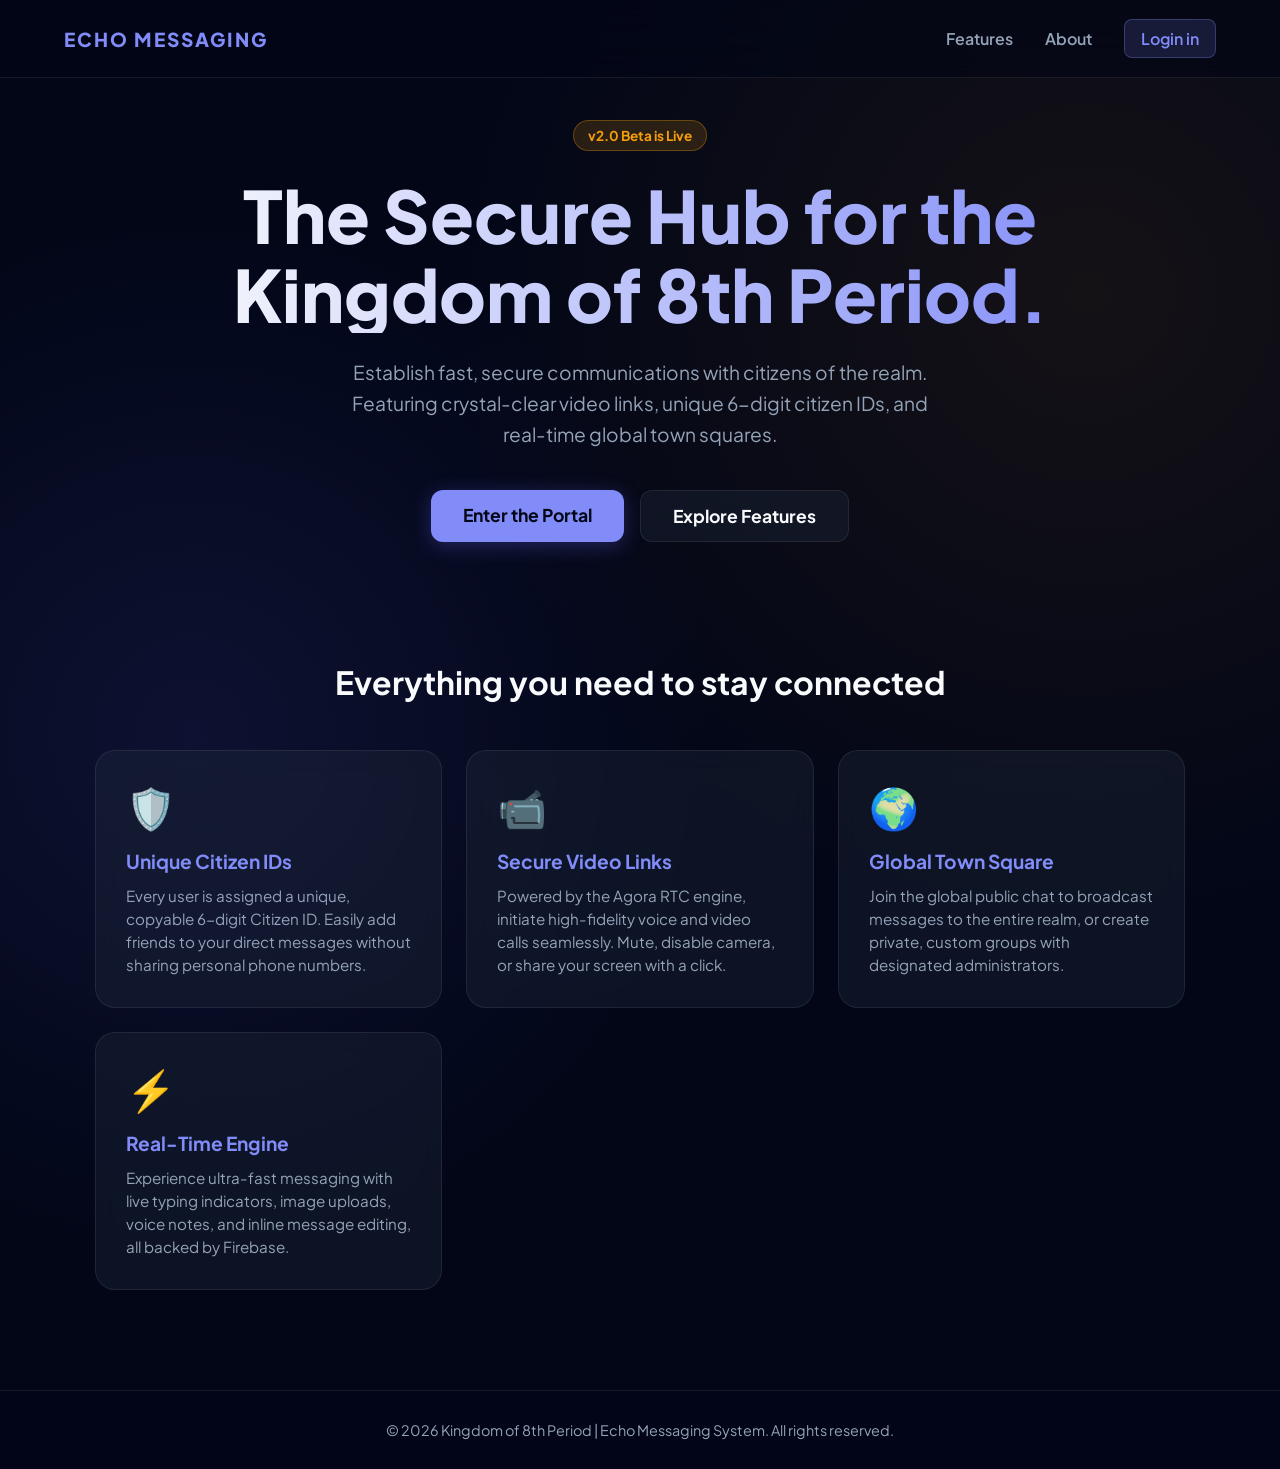
<file: index.html>
<!DOCTYPE html>
<html lang="en">
<head>
    <meta charset="UTF-8">
    <meta name="viewport" content="width=device-width, initial-scale=1.0">
    <title>Echo Messaging | The Kingdom Comms Portal</title>
    <link href="https://fonts.googleapis.com/css2?family=Plus+Jakarta+Sans:wght@400;500;600;700;800&display=swap" rel="stylesheet">
    <style>
        :root {
            --primary: #818cf8; 
            --primary-hover: #6366f1; 
            --bg-main: #020617;
            --surface-bg: rgba(30, 41, 59, 0.4); 
            --card-border: rgba(255, 255, 255, 0.08);
            --text-main: #f8fafc; 
            --text-muted: #94a3b8; 
            --accent: #f59e0b; 
            --danger: #ef4444;
            --success: #22c55e;
        }

        * { 
            box-sizing: border-box; 
            margin: 0; 
            padding: 0; 
        }

        body {
            font-family: 'Plus Jakarta Sans', sans-serif; 
            background-color: var(--bg-main);
            color: var(--text-main); 
            min-height: 100vh; 
            display: flex; 
            flex-direction: column;
            background-image: 
                radial-gradient(circle at 15% 50%, rgba(99, 102, 241, 0.12) 0%, transparent 40%),
                radial-gradient(circle at 85% 20%, rgba(245, 158, 11, 0.08) 0%, transparent 40%);
            overflow-x: hidden;
        }

        /* ── Navigation ── */
        nav {
            background: rgba(2, 6, 23, 0.6); 
            backdrop-filter: blur(20px);
            padding: 1.2rem 5%; 
            display: flex; 
            justify-content: space-between; 
            align-items: center;
            border-bottom: 1px solid var(--card-border);
            position: fixed;
            width: 100%;
            top: 0;
            z-index: 100;
        }

        .nav-logo { 
            font-weight: 800; 
            text-transform: uppercase; 
            letter-spacing: 2px; 
            color: var(--primary); 
            font-size: 1.2rem;
        }

        .nav-links {
            display: flex;
            align-items: center;
            gap: 2rem;
        }

        .nav-links a { 
            text-decoration: none; 
            color: var(--text-muted); 
            font-weight: 600; 
            transition: 0.3s;
        }

        .nav-links a:hover { 
            color: var(--text-main); 
        }

        .btn-nav-cta {
            background: rgba(129, 140, 248, 0.15);
            color: var(--primary) !important;
            padding: 8px 16px;
            border-radius: 8px;
            border: 1px solid rgba(129, 140, 248, 0.3);
        }

        .btn-nav-cta:hover {
            background: rgba(129, 140, 248, 0.25);
        }

        /* ── Hero Section ── */
        .hero {
            flex: 1;
            display: flex;
            flex-direction: column;
            justify-content: center;
            align-items: center;
            text-align: center;
            padding: 120px 20px 60px;
            max-width: 1000px;
            margin: 0 auto;
        }

        .hero h1 {
            font-size: clamp(2.5rem, 6vw, 4.5rem);
            font-weight: 800;
            line-height: 1.1;
            margin-bottom: 1.5rem;
            background: linear-gradient(to right, var(--text-main), var(--primary));
            -webkit-background-clip: text;
            -webkit-text-fill-color: transparent;
        }

        .hero p {
            font-size: 1.2rem;
            color: var(--text-muted);
            max-width: 600px;
            margin-bottom: 2.5rem;
            line-height: 1.6;
        }

        .hero-btns {
            display: flex;
            gap: 1rem;
            flex-wrap: wrap;
            justify-content: center;
        }

        .btn-primary {
            background: var(--primary);
            color: #020617;
            text-decoration: none;
            padding: 14px 32px;
            border-radius: 12px;
            font-weight: 700;
            font-size: 1.1rem;
            transition: 0.2s;
            box-shadow: 0 4px 20px rgba(99, 102, 241, 0.3);
        }

        .btn-primary:hover {
            background: var(--primary-hover);
            transform: translateY(-2px);
        }

        .btn-secondary {
            background: var(--surface-bg);
            color: var(--text-main);
            text-decoration: none;
            padding: 14px 32px;
            border-radius: 12px;
            font-weight: 700;
            font-size: 1.1rem;
            border: 1px solid var(--card-border);
            transition: 0.2s;
            backdrop-filter: blur(12px);
        }

        .btn-secondary:hover {
            background: rgba(255, 255, 255, 0.05);
            border-color: var(--text-muted);
        }

        /* ── Features Section ── */
        .features {
            padding: 60px 20px 100px;
            max-width: 1200px;
            margin: 0 auto;
        }

        .section-title {
            text-align: center;
            font-size: 2rem;
            font-weight: 700;
            margin-bottom: 3rem;
            color: var(--text-main);
        }

        .features-grid {
            display: grid;
            grid-template-columns: repeat(auto-fit, minmax(280px, 1fr));
            gap: 24px;
        }

        .feature-card {
            background: var(--surface-bg);
            border: 1px solid var(--card-border);
            border-radius: 20px;
            padding: 30px;
            backdrop-filter: blur(12px);
            transition: 0.3s;
        }

        .feature-card:hover {
            transform: translateY(-5px);
            border-color: rgba(129, 140, 248, 0.4);
            background: rgba(30, 41, 59, 0.6);
        }

        .feature-icon {
            font-size: 2.5rem;
            margin-bottom: 1rem;
        }

        .feature-card h3 {
            font-size: 1.2rem;
            margin-bottom: 0.8rem;
            color: var(--primary);
        }

        .feature-card p {
            color: var(--text-muted);
            line-height: 1.5;
            font-size: 0.95rem;
        }

        /* ── Footer ── */
        footer {
            background: rgba(2, 6, 23, 0.8);
            border-top: 1px solid var(--card-border);
            padding: 30px 20px;
            text-align: center;
            color: var(--text-muted);
            font-size: 0.9rem;
            margin-top: auto;
        }

        /* ── Responsive ── */
        @media (max-width: 768px) {
            nav {
                padding: 1rem 5%;
            }
            .nav-links {
                display: none; /* Can be toggled with JS in a full build */
            }
            .hero {
                padding-top: 100px;
            }
            .hero-btns {
                flex-direction: column;
                width: 100%;
                max-width: 300px;
            }
            .btn-primary, .btn-secondary {
                width: 100%;
                text-align: center;
            }
        }
    </style>
</head>
<body>

    <nav>
        <div class="nav-logo">Echo Messaging</div>
        <div class="nav-links">
            <a href="#features">Features</a>
            <a href="#">About</a>
            <a href="login.html" class="btn-nav-cta">Login in</a>
        </div>
    </nav>

    <header class="hero">
        <div style="display: inline-block; background: rgba(245, 158, 11, 0.15); color: var(--accent); padding: 6px 14px; border-radius: 20px; font-size: 0.85rem; font-weight: 700; margin-bottom: 1.5rem; border: 1px solid rgba(245, 158, 11, 0.3);">
            v2.0 Beta is Live
        </div>
        <h1>The Secure Hub for the Kingdom of 8th Period.</h1>
        <p>Establish fast, secure communications with citizens of the realm. Featuring crystal-clear video links, unique 6-digit citizen IDs, and real-time global town squares.</p>
        <div class="hero-btns">
            <a href="login.html" class="btn-primary">Enter the Portal</a>
            <a href="#features" class="btn-secondary">Explore Features</a>
        </div>
    </header>

    <section id="features" class="features">
        <h2 class="section-title">Everything you need to stay connected</h2>
        <div class="features-grid">
            <div class="feature-card">
                <div class="feature-icon">🛡️</div>
                <h3>Unique Citizen IDs</h3>
                <p>Every user is assigned a unique, copyable 6-digit Citizen ID. Easily add friends to your direct messages without sharing personal phone numbers.</p>
            </div>
            <div class="feature-card">
                <div class="feature-icon">📹</div>
                <h3>Secure Video Links</h3>
                <p>Powered by the Agora RTC engine, initiate high-fidelity voice and video calls seamlessly. Mute, disable camera, or share your screen with a click.</p>
            </div>
            <div class="feature-card">
                <div class="feature-icon">🌍</div>
                <h3>Global Town Square</h3>
                <p>Join the global public chat to broadcast messages to the entire realm, or create private, custom groups with designated administrators.</p>
            </div>
            <div class="feature-card">
                <div class="feature-icon">⚡</div>
                <h3>Real-Time Engine</h3>
                <p>Experience ultra-fast messaging with live typing indicators, image uploads, voice notes, and inline message editing, all backed by Firebase.</p>
            </div>
        </div>
    </section>

    <footer>
        &copy; 2026 Kingdom of 8th Period | Echo Messaging System. All rights reserved.
    </footer>

</body>
</html>
</file>
